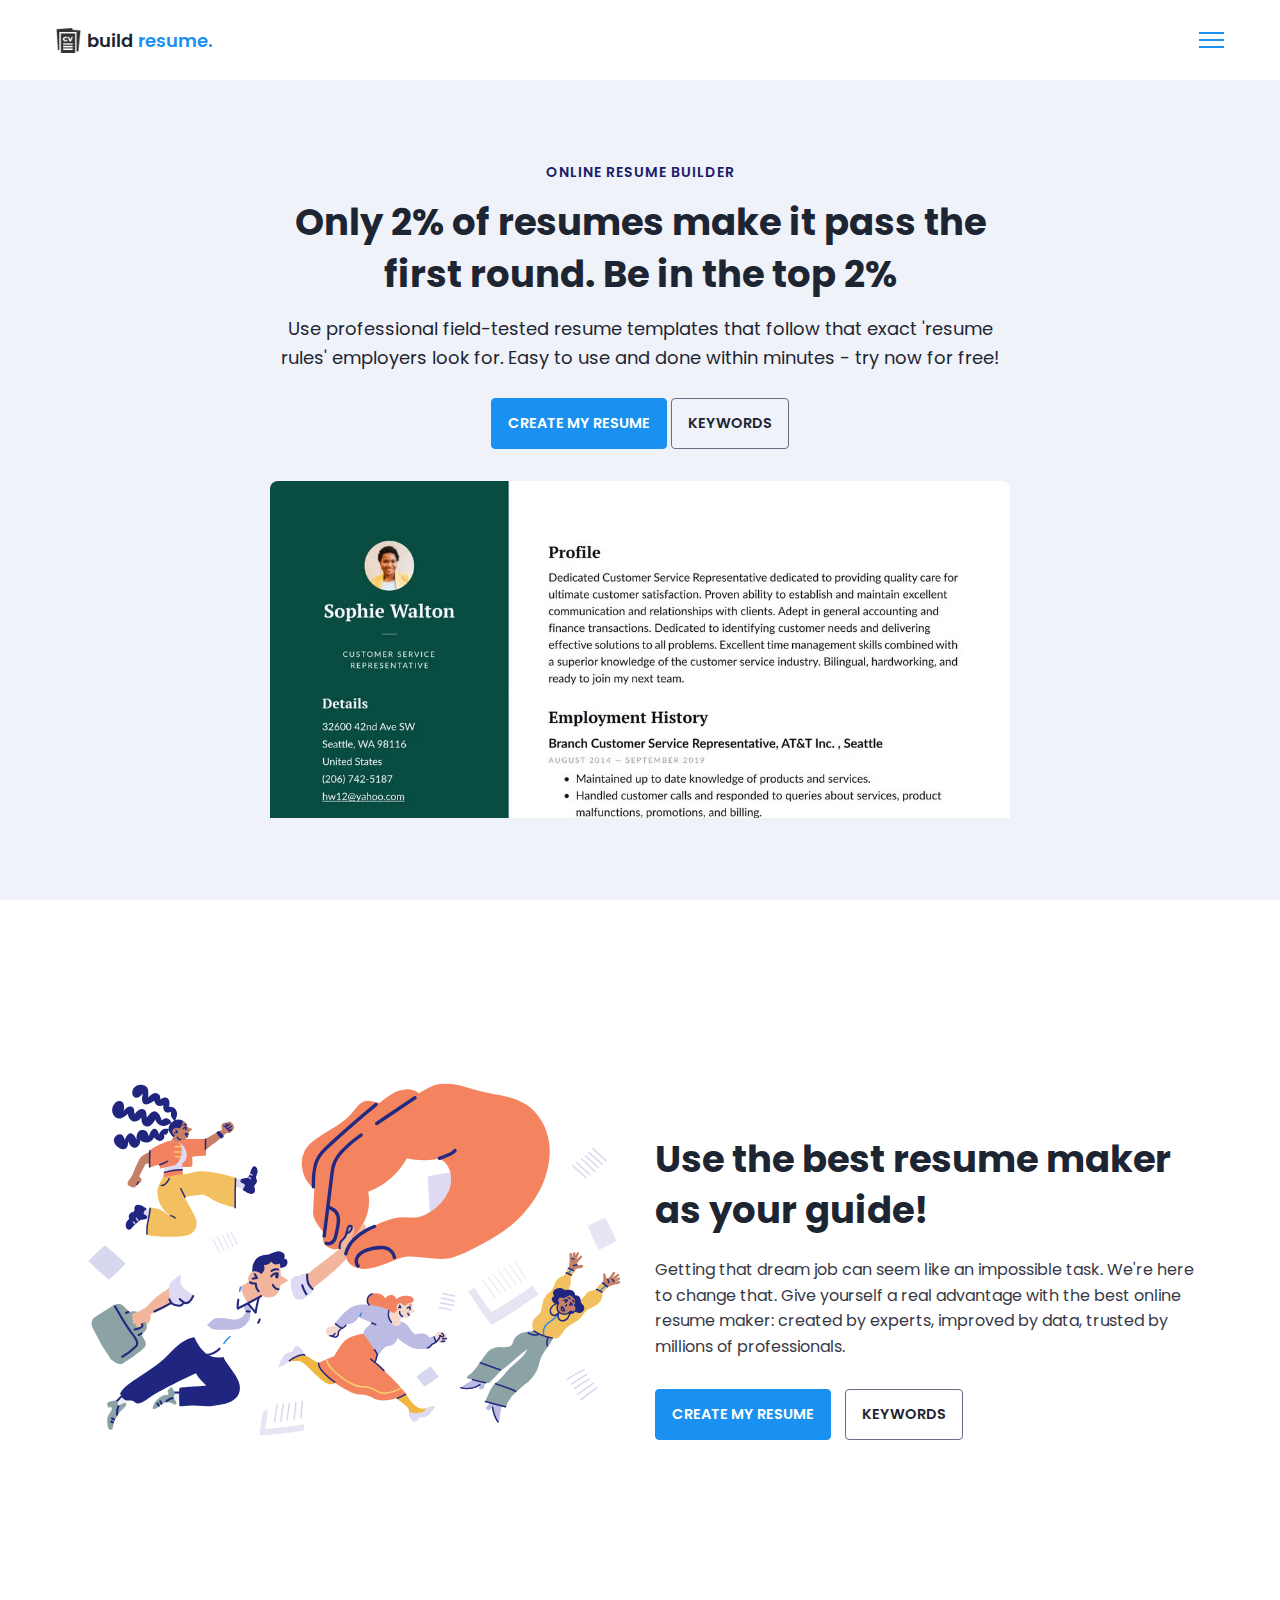
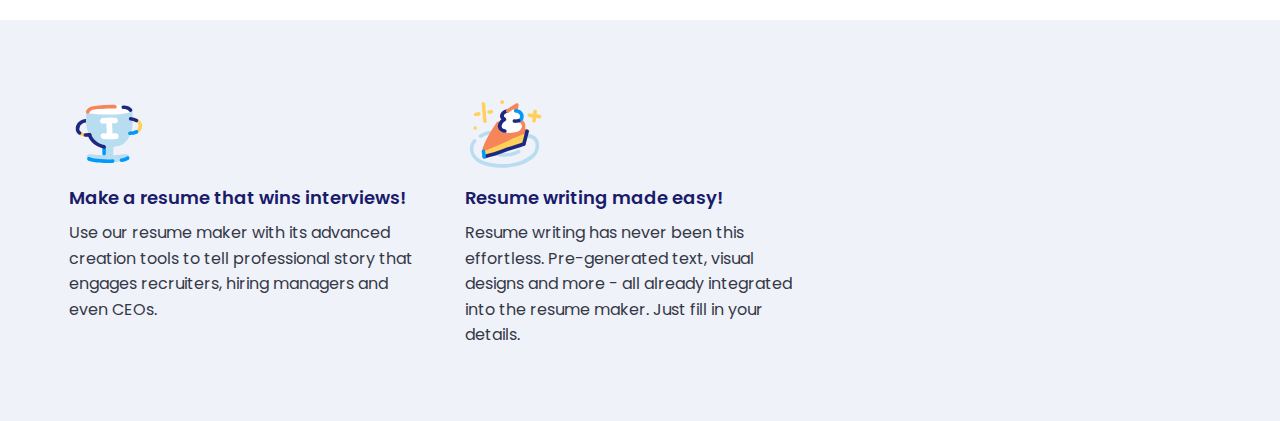
<file: Modified Mega Project - 2.0/index.html>
<!DOCTYPE html>
<html>
    <head>
        <meta charset="utf-8">
        <meta http-equiv="X-UA-Compatible" content="IE=edge">
        <title>Home Page</title>
        <meta name="description" content="">
        <meta name="viewport" content="width=device-width, initial-scale=1">
        <link rel="stylesheet" href="assets/css/main.css">
    </head>
    <body>

        <nav class="navbar bg-white">
            <div class="container">
                <div class="navbar-content">
                    <div class="brand-and-toggler">
                        <a href="index.html" class="navbar-brand">
                            <img src="assets/images/curriculum-vitae.png" alt="" class="navbar-brand-icon">
                            <span class="navbar-brand-text">build <span>resume.</span></span>
                        </a>
                        <button type="button" class="navbar-toggler-btn">
                            <div class="bars">
                                <div class="bar"></div>
                                <div class="bar"></div>
                                <div class="bar"></div>
                            </div>
                        </button>
                    </div>
                </div>
            </div>
        </nav>

        <header class="header bg-bright" id="header">
            <div class="container">
                <div class="header-content text-center">
                    <h6 class="text-uppercase text-blue-dark fs-14 fw-6 ls-1">online resume builder</h6>
                    <h1 class="lg-title">Only 2% of resumes make it pass the first round. Be in the top 2%</h1>
                    <p class="text-dark fs-18">Use professional field-tested resume templates that follow that exact 'resume rules' employers look for. Easy to use and done within minutes - try now for free!</p>
                    <a href="resume.html" class="btn btn-primary text-uppercase">create my resume</a>
                    <a href="keywords.html" class="btn btn-secondary text-uppercase">Keywords</a>
                    <img src="assets/images/dublin-resume-templates.avif">
                </div>
            </div>
        </header>

        <div class="section-one">
            <div class="container">
                <div class="section-one-content">
                    <div class="section-one-l">
                        <img src="assets/images/visual-0c7080adf17f1f207276f613447c924f667dab34b7ac415cd7ef653172defd0b.svg">
                    </div>
                    <div class="section-one-r text-center">
                        <h2 class="lg-title">Use the best resume maker as your guide!</h2>
                        <p class="text">Getting that dream job can seem like an impossible task. We're here to change that. Give yourself a real advantage with the best online resume maker: created by experts, improved by data, trusted by millions of professionals.</p>
                        <div class="btn-group">
                            <a href="resume.html" class="btn btn-primary text-uppercase">create my resume</a>
                            <a href="keywords.html" class="btn btn-secondary text-uppercase">Keywords</a>
                        </div>
                    </div>
                </div>
            </div>
        </div>

        <div class="section-two bg-bright">
            <div class="container">
                <div class="section-two-content">
                    <div class="section-items">
                        <div class="section-item">
                            <div class="section-item-icon">
                                <img src="assets/images/feature-1-edf4481d69166ac81917d1e40e6597c8d61aa970ad44367ce78049bf830fbda5.svg" alt="">
                            </div>
                            <h5 class="section-item-title">Make a resume that wins interviews!</h5>
                            <p class="text">Use our resume maker with its advanced creation tools to tell professional story that engages recruiters, hiring managers and even CEOs.</p>
                        </div>

                        <div class="section-item">
                            <div class="section-item-icon">
                                <img src="assets/images/feature-2-a7a471bd973c02a55d1b3f8aff578cd3c9a4c5ac4fc74423d94ecc04aef3492b.svg" alt="">
                            </div>
                            <h5 class="section-item-title">Resume writing made easy!</h5>
                            <p class="text">Resume writing has never been this effortless. Pre-generated text, visual designs and more - all already integrated into the resume maker. Just fill in your details.</p>
                        </div>

                        <div class="section-item">
</file>
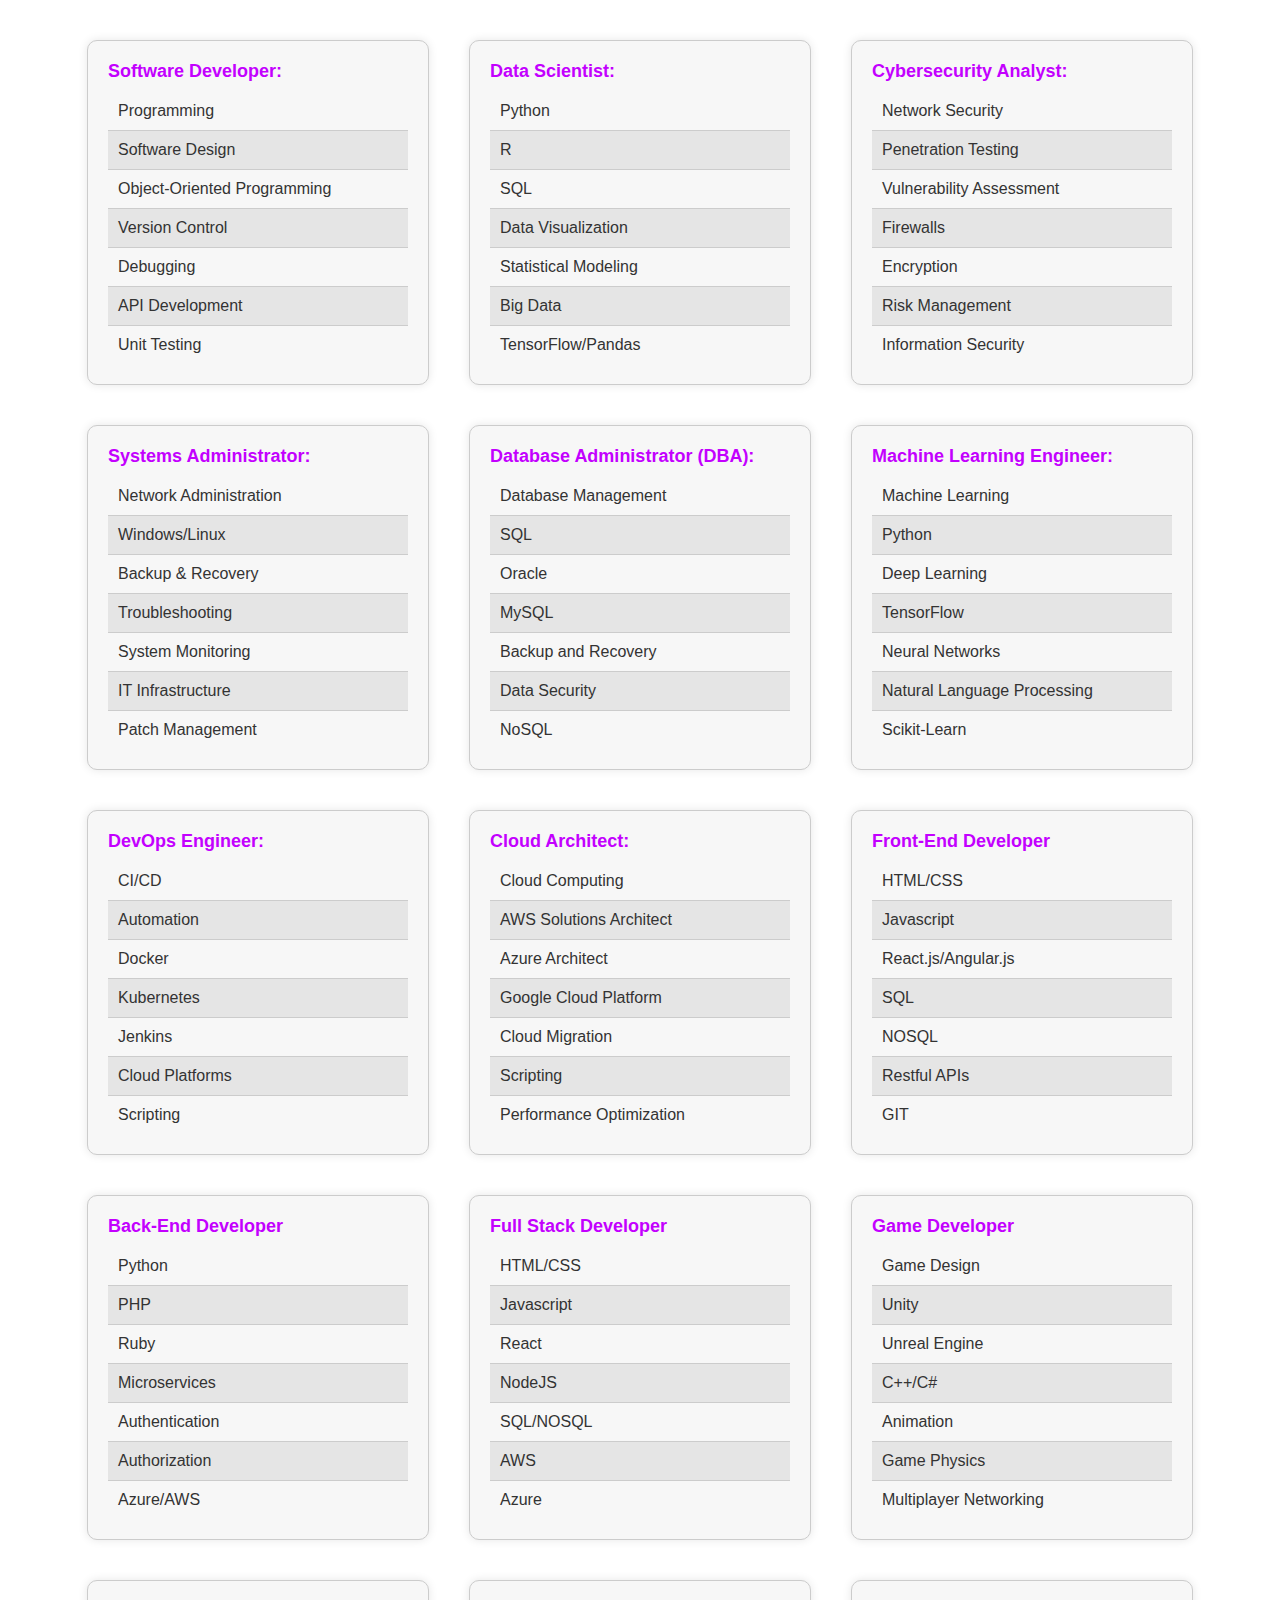
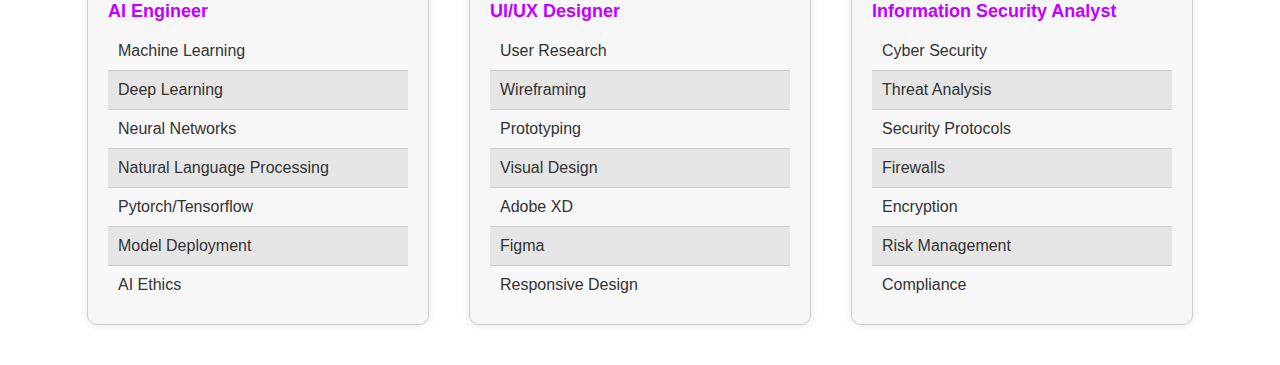
<file: Modified Mega Project - 2.0/Keywords.html>
<!DOCTYPE html>
<html lang="en">
<head>
    <meta charset="UTF-8">
    <meta name="viewport" content="width=device-width, initial-scale=1.0">
    <title>Keywords</title>
    <link rel="stylesheet" type="text/css" href="assets/css/main2.css">
</head>
<body>
    <section id="Roles">
        <div class="role">
            <b>Software Developer:</b>
            <ul>
                <li>Programming</li>
                <li>Software Design</li>
                <li>Object-Oriented Programming</li>
                <li>Version Control</li>
                <li>Debugging</li>
                <li>API Development</li>
                <li>Unit Testing</li>
            </ul>
        </div>
        <div class="role">
            <b>Data Scientist:</b>
            <ul>
                <li>Python</li>
                <li>R</li>
                <li>SQL</li>
                <li>Data Visualization</li>
                <li>Statistical Modeling</li>
                <li>Big Data</li>
                <li>TensorFlow/Pandas</li>
            </ul>
        </div>
        <div class="role">
            <b>Cybersecurity Analyst:</b>
            <ul>
                <li>Network Security</li>
                <li>Penetration Testing</li>
                <li>Vulnerability Assessment</li>
                <li>Firewalls</li>
                <li>Encryption</li>
                <li>Risk Management</li>
                <li>Information Security</li>
            </ul>
        </div>
        <div class="role">
            <b>Systems Administrator:</b>
            <ul>
                <li>Network Administration</li>
                <li>Windows/Linux</li>
                <li>Backup & Recovery</li>
                <li>Troubleshooting</li>
                <li>System Monitoring</li>
                <li>IT Infrastructure</li>
                <li>Patch Management</li>
            </ul>
        </div>
        <div class="role">
            <b>Database Administrator (DBA):</b>
            <ul>
                <li>Database Management</li>
                <li>SQL</li>
                <li>Oracle</li>
                <li>MySQL</li>
                <li>Backup and Recovery</li>
                <li>Data Security</li>
                <li>NoSQL</li>
            </ul>
        </div>
        <div class="role">
            <b>Machine Learning Engineer:</b>
            <ul>
                <li>Machine Learning</li>
                <li>Python</li>
                <li>Deep Learning</li>
                <li>TensorFlow</li>
                <li>Neural Networks</li>
                <li>Natural Language Processing</li>
                <li>Scikit-Learn</li>
            </ul>
        </div>
        <div class="role">
            <b>DevOps Engineer:</b>
            <ul>
                <li>CI/CD</li>
                <li>Automation</li>
                <li>Docker</li>
                <li>Kubernetes</li>
                <li>Jenkins</li>
                <li>Cloud Platforms</li>
                <li>Scripting</li>
            </ul>
        </div>
        <div class="role">
            <b>Cloud Architect:</b>
            <ul>
                <li>Cloud Computing</li>
                <li>AWS Solutions Architect</li>
                <li>Azure Architect</li>
                <li>Google Cloud Platform</li>
                <li>Cloud Migration</li>
                <li>Scripting</li>
                <li>Performance Optimization</li>
            </ul>
        </div>
        <div class="role">
            <b>Front-End Developer</b>
        <ul>
            <li>HTML/CSS</li>
            <li>Javascript</li>
            <li>React.js/Angular.js</li>
            <li>SQL</li>
            <li>NOSQL</li>
            <li>Restful APIs</li>
            <li>GIT</li>
        </ul>
        </div>
        <div class="role">
            <b>Back-End Developer</b>
            <ul>
                <li>Python</li>
                <li>PHP</li>
                <li>Ruby</li>
                <li>Microservices</li>
                <li>Authentication</li>
                <li>Authorization</li>
                <li>Azure/AWS</li>
            </ul>
        </div>
        <div class="role">
            <b>Full Stack Developer</b>
            <ul>
                <li>HTML/CSS</li>
                <li>Javascript</li>
                <li>React</li>
                <li>NodeJS</li>
                <li>SQL/NOSQL</li>
                <li>AWS</li>
                <li>Azure</li>
            </ul>
        </div>
        <div class="role">
            <b>Game Developer</b>
            <ul>
                <li>Game Design</li>
                <li>Unity</li>
                <li>Unreal Engine</li>
                <li>C++/C#</li>
                <li>Animation</li>
                <li>Game Physics</li>
                <li>Multiplayer Networking</li>
            </ul>
        </div>
        <div class="role">
            <b>AI Engineer</b>
            <ul>
                <li>Machine Learning</li>
                <li>Deep Learning</li>
                <li>Neural Networks</li>
                <li>Natural Language Processing</li>
                <li>Pytorch/Tensorflow</li>
                <li>Model Deployment</li>
                <li>AI Ethics</li>
            </ul>
        </div>
        <div class="role">
            <b>UI/UX Designer</b>
            <ul>
                <li>User Research</li>
                <li>Wireframing</li>
                <li>Prototyping</li>
                <li>Visual Design</li>
                <li>Adobe XD</li>
                <li>Figma</li>
                <li>Responsive Design</li>
            </ul>
        </div>
        <div class="role">
            <b>Information Security Analyst</b>
            <ul>
                <li>Cyber Security</li>
                <li>Threat Analysis</li>
                <li>Security Protocols</li>
                <li>Firewalls</li>
                <li>Encryption</li>
                <li>Risk Management</li>
                <li>Compliance</li>
            </ul>
        </div>
        </section>
    </body>
    </html>
</file>
<file: Modified Mega Project - 2.0/assets/css/main.css>
@import url('https://fonts.googleapis.com/css2?family=Manrope:wght@200;300;400;500;600;700;800&family=Poppins:ital,wght@0,100;0,200;0,300;0,400;0,500;0,600;0,700;0,800;0,900;1,100;1,200;1,300;1,400;1,500;1,600;1,700;1,800;1,900&display=swap');

:root{
    --clr-blue: #1A91F0;
    --clr-blue-mid: #1170CD;
    --clr-blue-dark: #1A1C6A;
    --clr-white: #fff;
    --clr-bright: #EFF2F9;
    --clr-dark: #1e2532;
    --clr-black: #000;
    --clr-grey: #656e83;
    --clr-green: #084C41;
    --font-poppins: 'Poppins', sans-serif;
    --font-manrope: 'Manrope', sans-serif;;
    --transition: all 300ms ease-in-out;
}

*{
    padding: 0;
    margin: 0;
    box-sizing: border-box;
}

html{
    font-size: 10px;
}

body{
    font-size: 1.6rem;
    font-family: var(--font-poppins);
}

button{
    border: none;
    background-color: transparent;
    outline: 0;
    cursor: pointer;
    font-family: inherit;
}

img{
    width: 100%;
    display: block;
}

a{
    text-decoration: none;
}

/* fonts */
.font-poppins{font-family: var(--font-poppins);}
.font-manrope{font-family: var(--font-manrope);}

/* text colors */
.text-blue{color: var(--clr-blue);}
.text-blue-mid{color: var(--clr-blue-mid);}
.text-blue-dark{color: var(--clr-blue-dark);}
.text-bright{color: var(--clr-bright);}
.text-dark{color: var(--clr-dark);}
.text-grey{color: var(--clr-grey);}
.text-white{color: var(--clr-white);}

/* backgrounds */
.bg-blue{background-color: var(--clr-blue);}
.bg-blue-mid{background-color: var(--clr-blue-mid);}
.bg-blue-dark{background-color: var(--clr-blue-dark);}
.bg-bright{background-color: var(--clr-bright);}
.bg-dark{background-color: var(--clr-dark);}
.bg-grey{background-color: var(--clr-grey);}
.bg-white{background-color: var(--clr-white);}
.bg-black{background-color: var(--clr-black);}
.bg-green{background-color: var(--clr-green);}

.text-center{ text-align: center;}
.text-left{text-align: left;}
.text-right{text-align: right;}
.text-uppercase{text-transform: uppercase;}
.text-lowercase{text-transform: lowercase;}
.text-capitalize{text-transform: capitalize;}
.text{
    color: var(--clr-dark);
    opacity: 0.9;
    margin: 2rem 0;
    line-height: 1.6;
}

.fw-2{font-weight: 200;}
.fw-3{font-weight: 300;}
.fw-4{font-weight: 400;}
.fw-5{font-weight: 500;}
.fw-6{font-weight: 600;}
.fw-7{font-weight: 700;}
.fw-8{font-weight: 800;}

.fs-13{font-size: 13px;}
.fs-14{font-size: 14px;}
.fs-15{font-size: 15px;}
.fs-16{font-size: 16px;}
.fs-17{font-size: 17px;}
.fs-18{font-size: 18px;}
.fs-19{font-size: 19px;}
.fs-20{font-size: 20px;}
.fs-21{font-size: 21px;}
.fs-22{font-size: 22px;}
.fs-23{font-size: 23px;}
.fs-24{font-size: 24px;}
.fs-25{font-size: 25px;}

.ls-1{letter-spacing: 1px;}
.ls-2{letter-spacing: 2px;}

.container{
    max-width: 1200px;
    margin: 0 auto;
    padding: 0 1.6rem;
}

/* bars button */
.bars{
    display: flex;
    flex-direction: column;
    justify-content: space-between;
    height: 16.5px;
    width: 25px;
}
.bars .bar{
    width: 100%;
    height: 2px;
    background-color: var(--clr-blue);
    transition: var(--transition);
}

.bars:hover .bar{
    background-color: var(--clr-dark);
}

/* buttons */
.btn{
    font-size: 14.5px;
    font-weight: 600;
    padding: 1.4rem 1.6rem;
    border-radius: 4px;
    display: inline-block;
}

.btn-primary{
    background-color: var(--clr-blue);
    color: var(--clr-white);
    border: 1px solid var(--clr-blue);
    transition: var(--transition);
}

.btn-primary:hover{
    background-color: transparent;
    color: var(--clr-dark);
    border-color: var(--clr-grey);
}

.btn-secondary{
    background-color: transparent;
    color: var(--clr-dark);
    border: 1px solid var(--clr-grey);
    transition: var(--transition);
}

.btn-secondary:hover{
    background-color: var(--clr-blue);
    color: var(--clr-white);
    border-color: var(--clr-blue);
}

.btn-group button:first-child, .btn-group a:first-child{
    margin-right: 1rem!important;
}

/* navbar part */
.navbar{
    height: 80px;
    display: flex;
    align-items: center;
    box-shadow: rgba(0, 0, 0, 0.08) 0px 3px 8px;
}

.navbar .container{
    width: 100%;
}

.navbar-brand{
    display: flex;
    align-items: center;
    justify-content: flex-start;
    font-size: 1.8rem;
}
.navbar-brand-text{
    color: var(--clr-dark);
    font-weight: 600;
}
.navbar-brand-text span{
    color: var(--clr-blue);
}
.navbar-brand-icon{
    width: 25px;
    margin-right: 6px;
    opacity: 0.8;
}
.brand-and-toggler{
    display: flex;
    align-items: center;
    justify-content: space-between;
}
.header{
    min-height: calc(100vh - 80px);
    display: flex;
    flex-direction: column;
    align-items: center;
    justify-content: center;
}
.header-content{
    max-width: 740px;
    margin-right: auto;
    margin-left: auto;
}
.header-content img{
    max-width: 760px;
    border-top-right-radius: 8px;
    border-top-left-radius: 8px;
    margin-top: 3.2rem;
}
.lg-title{
    margin: 1.4rem 0;
    font-size: 37px;
    line-height: 1.4;
    color: var(--clr-dark);
}
.header-content p{
    margin-bottom: 2.6rem;
    line-height: 1.6;
}


/* section one */
.section-one{
    padding: 64px 0;
    min-height: 80vh;
    display: flex;
    align-items: center;
}
.section-one-l img{
    max-width: 545px;
    margin-right: auto;
    margin-left: auto;
}
.section-one-r{
    margin-top: 4rem;
}

.section-one .btn-group{
    margin-top: 2rem;
}
.section-one-r{
    max-width: 545px;
    margin-right: auto;
    margin-left: auto;
}
.section-one-r .btn-group{
    margin-top: 3rem;
}

/* section two */
.section-two{
    padding: 64px 0;
}
.section-two .section-items{
    display: grid;
    gap: 2rem;
}

.section-two .section-item{
    max-width: 350px;
    text-align: center;
    margin-right: auto;
    margin-left: auto;
}
.section-two .section-item-icon{
    margin: 1rem 0;
}
.section-two .section-item-icon img{
    width: 80px;
    margin-right: auto;
    margin-left: auto;
}
.section-two .section-item-title{
    color: var(--clr-blue-dark);
    font-size: 1.8rem;
    font-weight: 600;
}
.section-two .text{
    margin: 0.9rem 0;
}

/* footer */
.footer{
    padding: 3rem 0;
}
.footer-content p{
    color: var(--clr-grey);
}
.footer-content p span{
    color: var(--clr-white);
}

/* media queries */
@media screen and (min-width: 768px){
    .section-two .section-items{
        grid-template-columns: repeat(2, 1fr);
    }
}

@media screen and (min-width: 992px){
    .section-one-content{
        display: grid;
        grid-template-columns: repeat(2, 1fr);
        column-gap: 3rem;
    }
    .section-one-r{
        text-align: left;
    }
    .section-two .section-items{
        grid-template-columns: repeat(3, 1fr);
    }
    .section-two .section-item{
        text-align: left;
    }
    .section-two .section-item-icon img{
        margin-left: 0;
    }
}



/* resume page */
#about-sc{
    padding: 64px 0;
}

.cv-form-row-title{
    background-color: var(--clr-dark);
    padding: 0.8rem 1.6rem;
    margin-bottom: 2rem;
}

.cv-form-row-title h3{
    color: var(--clr-white);
    font-weight: 500;
    text-transform: uppercase;
    letter-spacing: 1.5px;
    font-size: 1.7rem;
}
.cv-form-blk{
    margin: 3rem 0;
}
.cv-form-row{
    padding: 3rem 2rem 0 2rem;
    border: 1px solid rgba(0, 0, 0, 0.08);
    margin-bottom: 1rem;
    position: relative;
}
textarea{
    resize: none;
}
.form-elem{
    margin-bottom: 3rem;
    position: relative;
}
.form-label{
    display: block;
    font-weight: 600;
    font-size: 14px;
    color: var(--clr-dark);
    margin-bottom: 0.5rem;
}
.form-control{
    border-radius: none;
    border: 1px solid rgba(0, 0, 0, 0.1);
    font-size: 14px;
    padding: 0.8rem 1.6rem;
    font-family: inherit;
    width: 100%;
    outline: 0;
    transition: var(--transition);
}

.form-control:focus{
    border-color: rgba(0, 0, 0, 0.3);
}
.form-text{
    color: #ca0b00;
    font-size: 12px;
    position: absolute;
    letter-spacing: 0.5px;
    top: calc(100% + 2px);
    left: 0;
    width: 100%;
}
.cols-3, .cols-2{
    display: grid;
}
.repeater-add-btn{
    width: 25px;
    height: 25px;
    background-color: var(--clr-blue-mid);
    font-size: 1.6rem;
    color: var(--clr-white);
    margin: 1rem 0;
}
.repeater-remove-btn{
    position: absolute;
    top: 10px;
    right: 10px;
    z-index: 999;
    width: 25px;
    height: 25px;
    border-radius: 50%;
    background-color: #ca0b00;
    color: var(--clr-white);
    font-size: 1.6rem;
}

/* preview section */
.preview-cnt{
    border-radius: 5px;
    display: grid;
    grid-template-columns: 32% auto;
    box-shadow: rgba(149, 157, 165, 0.2) 0px 8px 24px;
    overflow: hidden;
}

.preview-cnt-l{
    padding: 3rem 3rem 2rem 3rem;
}
.preview-cnt-r{
    padding: 3rem 3rem 3rem 4rem;
}
.preview-cnt-l .preview-blk:nth-child(1){
    text-align: center;
}
.preview-image{
    width: 120px;
    height: 120px;
    border-radius: 50%;
    overflow: hidden;
    margin-right: auto;
    margin-left: auto;
}
.preview-image img{
    width: 100%;
    height: 100%;
    object-fit: cover;
}
.preview-item-name{
    font-size: 2.4rem;
    font-weight: 600;
    margin: 1.8rem 0;
    position: relative;
}
.preview-item-name::after{
    position: absolute;
    content: "";
    bottom: -10px;
    width: 50px;
    height: 1.5px;
    background-color: rgba(255, 255, 255, 0.5);
    left: 50%;
    transform: translateX(-50%);
}
.preview-blk{
    padding: 1rem 0;
    margin-bottom: 1rem;
}
.preview-blk-title h3{
    text-transform: uppercase;
    letter-spacing: 0.5px;
    border-bottom: 0.5px solid rgba(0, 0, 0, 0.08);
    padding-bottom: 0.5rem;
}
.preview-blk-title{
    margin-bottom: 1rem;
}
.preview-blk-list .preview-item{
    font-size: 1.5rem;
    margin-bottom: 0.2rem;
    opacity: 0.95;
}
.preview-cnt-r .preview-blk-title{
    color: var(--clr-dark);
}
.preview-cnt-r .preview-blk-list .preview-item{
    margin-top: 1.8rem;
}

.achievements-items.preview-blk-list .preview-item span:first-child,
.educations-items.preview-blk-list .preview-item span:first-child,
.experiences-items.preview-blk-list .preview-item span:first-child{
    display: block;
    font-weight: 600;
    margin-bottom: 1rem;
    background-color: rgba(0, 0, 0, 0.03);
}

.educations-items.preview-blk-list .preview-item span:nth-child(2),
.experiences-items.preview-blk-list .preview-item span:nth-child(2){
    font-weight: 600;
    margin-right: 1rem;
}

.educations-items.preview-blk-list .preview-item span:nth-child(3),
.experiences-items.preview-blk-list .preview-item span:nth-child(3){
    font-style: italic;
    margin-right: 1rem;
}

.educations-items.preview-blk-list .preview-item span:nth-child(4),
.educations-items.preview-blk-list .preview-item span:nth-child(5),
.experiences-items.preview-blk-list .preview-item span:nth-child(4),
.experiences-items.preview-blk-list .preview-item span:nth-child(5){
    margin-right: 1rem;
    background-color: var(--clr-green);
    color: var(--clr-white);
    padding: 0 1rem;
    border-radius: 0.6rem;
}

.educations-items.preview-blk-list .preview-item span:nth-child(6),
.experiences-items.preview-blk-list .preview-item span:nth-child(6){
    font-size: 13.5px;
    display: block;
    opacity: 0.8;
    margin-top: 1rem;
}
.projects-items.preview-blk-list .preview-item span{
    display: block;
}

@media screen and (min-width: 768px){
    .cols-3{
        grid-template-columns: repeat(3, 1fr);
        column-gap: 2rem;
    }
    .cols-2{
        grid-template-columns: repeat(2, 1fr);
        column-gap: 2rem;
    }
}

@media screen and (min-width: 992px){
    .cv-form-row{
        padding: 3rem 3rem 0rem 3rem;
    }
    .cols-3{
        grid-template-columns: repeat(3, 1fr);
    }
}

.print-btn-sc{
    margin: 2rem 0 6rem 0;
}

/* print section */
@media print{
    body *{
        visibility: hidden;
    }

    .non_print_area{
        display: none;
    }

    .print_area, .print_area *{
        visibility: visible;
    }

    .print_area{
        width: 100%;
        position: absolute;
        left: 0;
        top: 0;
        overflow: hidden;
    }
}
</file>
<file: Modified Mega Project - 2.0/assets/css/main2.css>
/* main.css */

body {
    font-family: Arial, sans-serif;
    margin: 20px;
}

#Roles {
    display: flex;
    flex-wrap: wrap;
    justify-content: center;
}

.role {
    margin: 20px;
    padding: 20px;
    border: 1px solid #ccc;
    border-radius: 10px;
    width: 300px;
    background-color: #f7f7f7;
    box-shadow: 0 0 10px rgba(0, 0, 0, 0.1);
    transition: all 0.3s ease-in-out;
}

.role:hover {
    box-shadow: 0 0 20px rgba(147, 14, 196, 0.5);
    transform: translateY(-5px);
}

.role b {
    font-size: 18px;
    margin-bottom: 10px;
    display: block;
    color: #c300ff;
}

ul {
    list-style: none;
    padding: 0;
    margin: 0;
}

li {
    padding: 10px;
    border-bottom: 1px solid #ccc;
    color: #333;
    transition: all 0.3s ease-in-out;
}

li:last-child {
    border-bottom: none;
}

li:hover {
    background-color: #f0f0f0;
    cursor: pointer;
}

li:nth-child(odd) {
    background-color: #f7f7f7;
}

li:nth-child(even) {
    background-color: #e5e5e5;
}

li:hover {
    color: #007bff;
}
</file>
